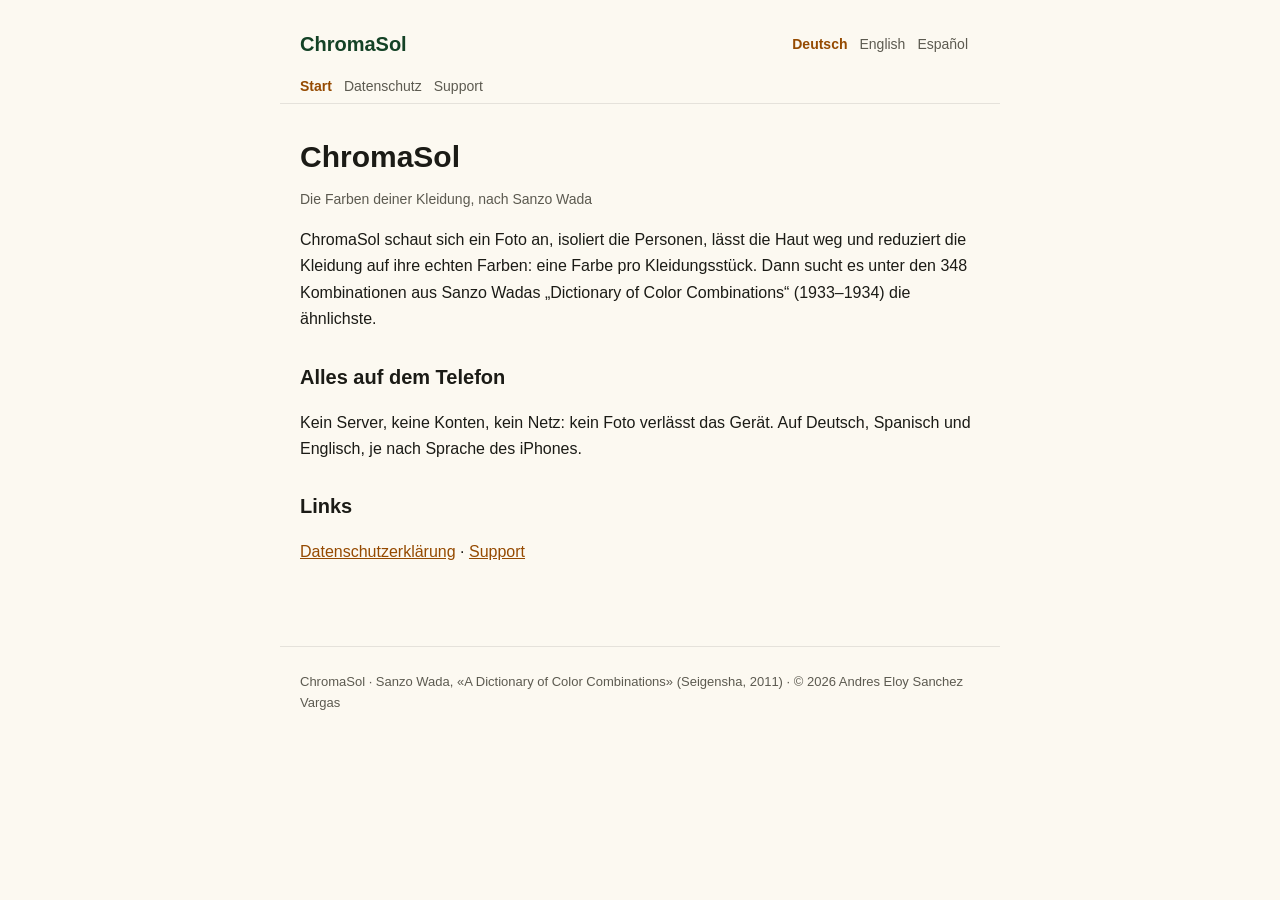
<file: index.html>
<!doctype html>
<html lang="de">
<head>
<meta charset="utf-8">
<meta name="viewport" content="width=device-width, initial-scale=1">
<title>ChromaSol — Die Farben deiner Kleidung, nach Sanzo Wada</title>
<meta name="description" content="Die Farben deiner Kleidung, nach Sanzo Wada">
<meta name="color-scheme" content="light dark">
<link rel="alternate" hreflang="de" href="index.html"><link rel="alternate" hreflang="en" href="index.en.html"><link rel="alternate" hreflang="es" href="index.es.html">
<link rel="stylesheet" href="style.css">
</head>
<body>
<a class="skip" href="#main">→</a>
<header class="site"><a class="brand" href="index.html">ChromaSol</a>
<nav class="langs" aria-label="Language"><a href="index.html" lang="de" hreflang="de" class="current" aria-current="true">Deutsch</a><a href="index.en.html" lang="en" hreflang="en">English</a><a href="index.es.html" lang="es" hreflang="es">Español</a></nav></header>
<nav class="tabs" aria-label="Pages"><a href="index.html" class="current" aria-current="page">Start</a><a href="privacy.html">Datenschutz</a><a href="support.html">Support</a></nav>
<main id="main">
<h1>ChromaSol</h1>
<p class="meta">Die Farben deiner Kleidung, nach Sanzo Wada</p>
<p>ChromaSol schaut sich ein Foto an, isoliert die Personen, lässt die Haut weg und reduziert die Kleidung auf ihre echten Farben: eine Farbe pro Kleidungsstück. Dann sucht es unter den 348 Kombinationen aus Sanzo Wadas „Dictionary of Color Combinations“ (1933–1934) die ähnlichste.</p>
<h2>Alles auf dem Telefon</h2>
<p>Kein Server, keine Konten, kein Netz: kein Foto verlässt das Gerät. Auf Deutsch, Spanisch und Englisch, je nach Sprache des iPhones.</p>
<h2>Links</h2>
<p><a href="privacy.html">Datenschutzerklärung</a> · <a href="support.html">Support</a></p>
</main>
<footer>ChromaSol · Sanzo Wada, «A Dictionary of Color Combinations» (Seigensha, 2011) · © 2026 Andres Eloy Sanchez Vargas</footer>
</body>
</html>
</file>
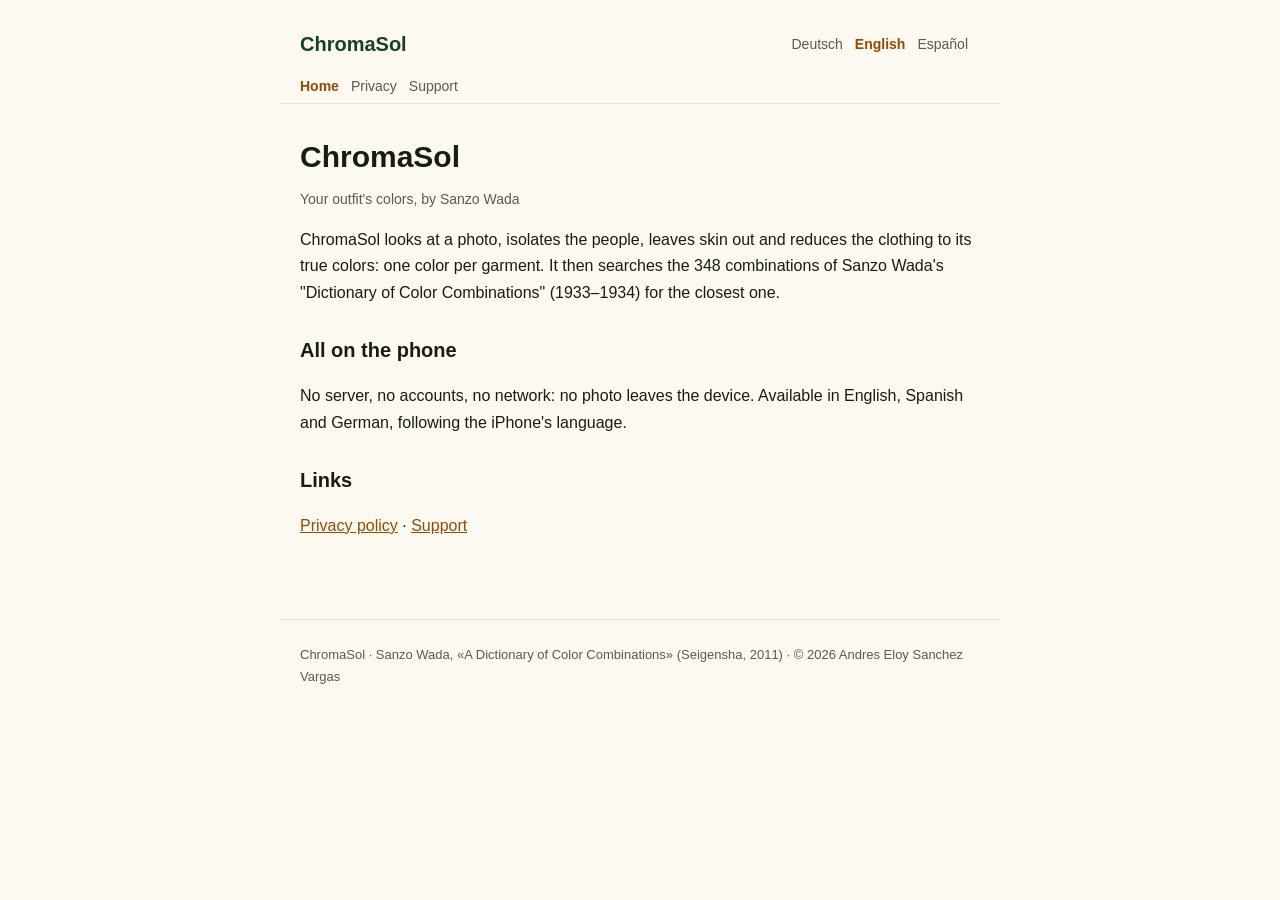
<file: index.en.html>
<!doctype html>
<html lang="en">
<head>
<meta charset="utf-8">
<meta name="viewport" content="width=device-width, initial-scale=1">
<title>ChromaSol — Your outfit's colors, by Sanzo Wada</title>
<meta name="description" content="Your outfit's colors, by Sanzo Wada">
<meta name="color-scheme" content="light dark">
<link rel="alternate" hreflang="de" href="index.html"><link rel="alternate" hreflang="en" href="index.en.html"><link rel="alternate" hreflang="es" href="index.es.html">
<link rel="stylesheet" href="style.css">
</head>
<body>
<a class="skip" href="#main">→</a>
<header class="site"><a class="brand" href="index.en.html">ChromaSol</a>
<nav class="langs" aria-label="Language"><a href="index.html" lang="de" hreflang="de">Deutsch</a><a href="index.en.html" lang="en" hreflang="en" class="current" aria-current="true">English</a><a href="index.es.html" lang="es" hreflang="es">Español</a></nav></header>
<nav class="tabs" aria-label="Pages"><a href="index.en.html" class="current" aria-current="page">Home</a><a href="privacy.en.html">Privacy</a><a href="support.en.html">Support</a></nav>
<main id="main">
<h1>ChromaSol</h1>
<p class="meta">Your outfit's colors, by Sanzo Wada</p>
<p>ChromaSol looks at a photo, isolates the people, leaves skin out and reduces the clothing to its true colors: one color per garment. It then searches the 348 combinations of Sanzo Wada's "Dictionary of Color Combinations" (1933–1934) for the closest one.</p>
<h2>All on the phone</h2>
<p>No server, no accounts, no network: no photo leaves the device. Available in English, Spanish and German, following the iPhone's language.</p>
<h2>Links</h2>
<p><a href="privacy.en.html">Privacy policy</a> · <a href="support.en.html">Support</a></p>
</main>
<footer>ChromaSol · Sanzo Wada, «A Dictionary of Color Combinations» (Seigensha, 2011) · © 2026 Andres Eloy Sanchez Vargas</footer>
</body>
</html>
</file>
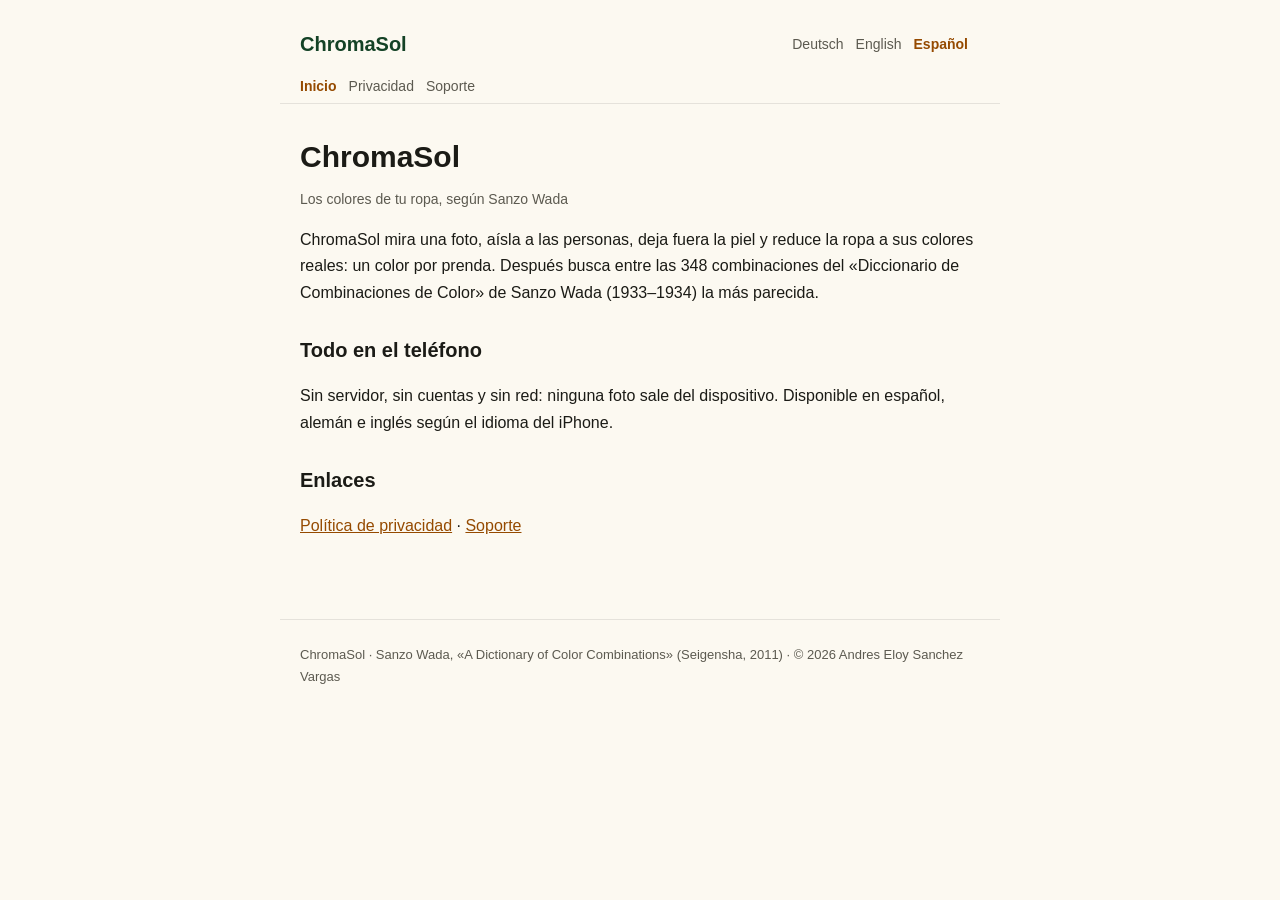
<file: index.es.html>
<!doctype html>
<html lang="es">
<head>
<meta charset="utf-8">
<meta name="viewport" content="width=device-width, initial-scale=1">
<title>ChromaSol — Los colores de tu ropa, según Sanzo Wada</title>
<meta name="description" content="Los colores de tu ropa, según Sanzo Wada">
<meta name="color-scheme" content="light dark">
<link rel="alternate" hreflang="de" href="index.html"><link rel="alternate" hreflang="en" href="index.en.html"><link rel="alternate" hreflang="es" href="index.es.html">
<link rel="stylesheet" href="style.css">
</head>
<body>
<a class="skip" href="#main">→</a>
<header class="site"><a class="brand" href="index.es.html">ChromaSol</a>
<nav class="langs" aria-label="Language"><a href="index.html" lang="de" hreflang="de">Deutsch</a><a href="index.en.html" lang="en" hreflang="en">English</a><a href="index.es.html" lang="es" hreflang="es" class="current" aria-current="true">Español</a></nav></header>
<nav class="tabs" aria-label="Pages"><a href="index.es.html" class="current" aria-current="page">Inicio</a><a href="privacy.es.html">Privacidad</a><a href="support.es.html">Soporte</a></nav>
<main id="main">
<h1>ChromaSol</h1>
<p class="meta">Los colores de tu ropa, según Sanzo Wada</p>
<p>ChromaSol mira una foto, aísla a las personas, deja fuera la piel y reduce la ropa a sus colores reales: un color por prenda. Después busca entre las 348 combinaciones del «Diccionario de Combinaciones de Color» de Sanzo Wada (1933–1934) la más parecida.</p>
<h2>Todo en el teléfono</h2>
<p>Sin servidor, sin cuentas y sin red: ninguna foto sale del dispositivo. Disponible en español, alemán e inglés según el idioma del iPhone.</p>
<h2>Enlaces</h2>
<p><a href="privacy.es.html">Política de privacidad</a> · <a href="support.es.html">Soporte</a></p>
</main>
<footer>ChromaSol · Sanzo Wada, «A Dictionary of Color Combinations» (Seigensha, 2011) · © 2026 Andres Eloy Sanchez Vargas</footer>
</body>
</html>
</file>
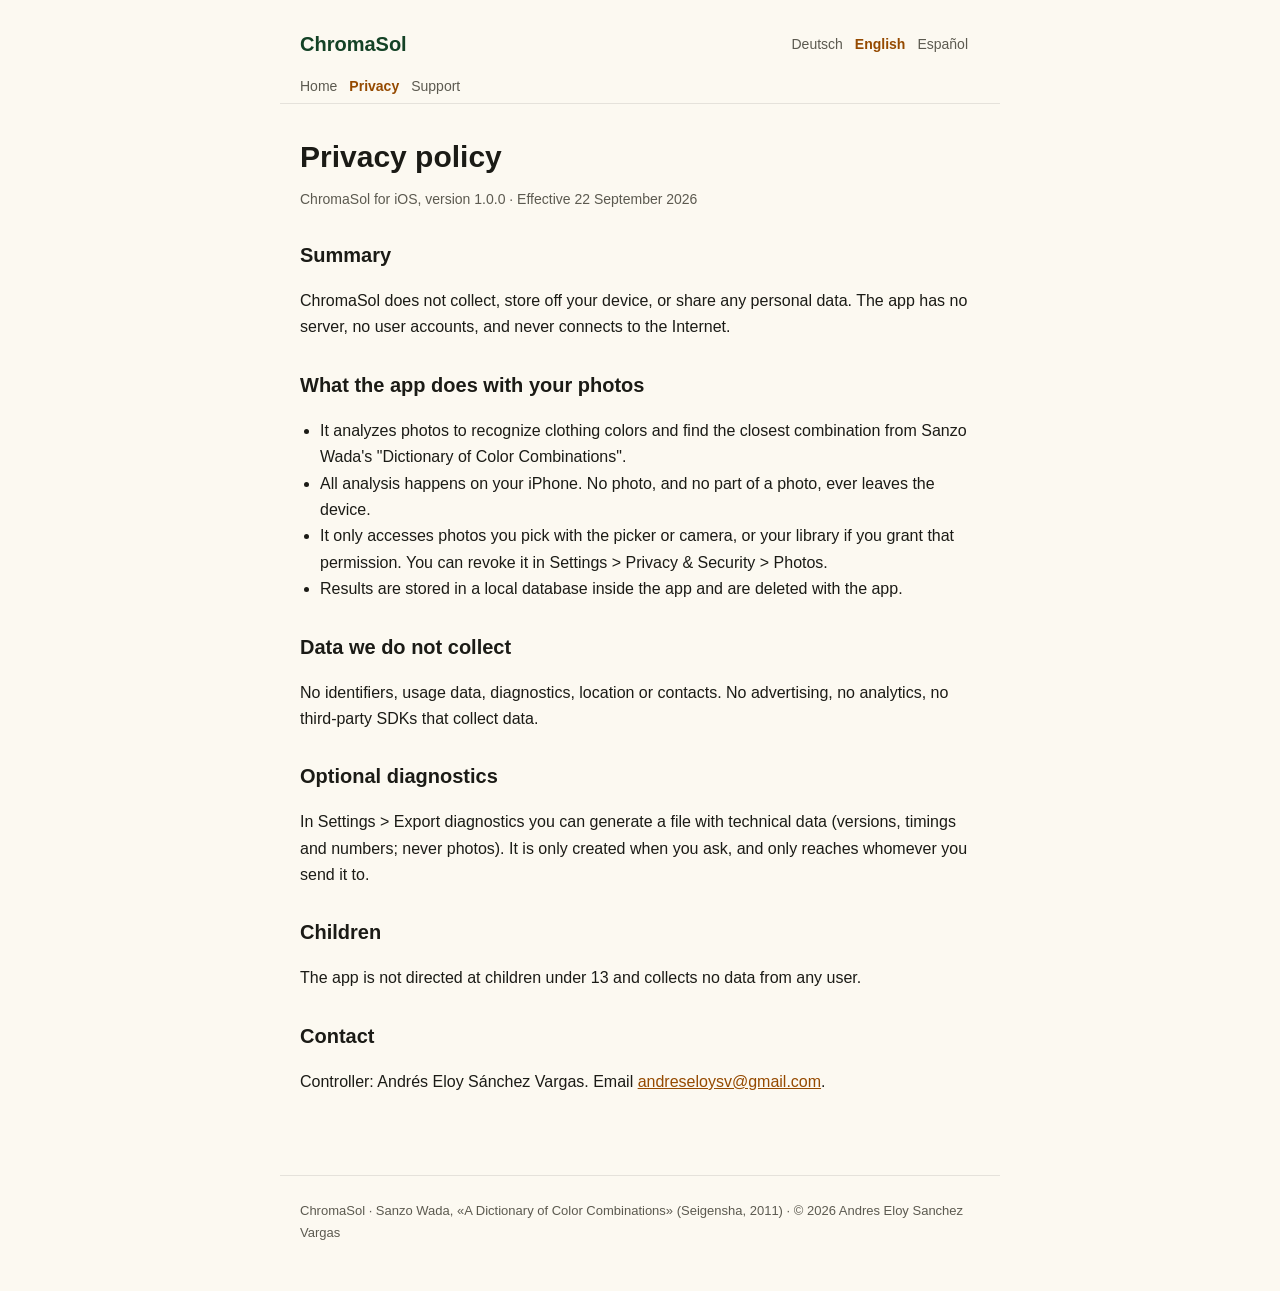
<file: privacy.en.html>
<!doctype html>
<html lang="en">
<head>
<meta charset="utf-8">
<meta name="viewport" content="width=device-width, initial-scale=1">
<title>Privacy policy — ChromaSol</title>
<meta name="description" content="ChromaSol collects no personal data. Photos are analyzed on the iPhone only.">
<meta name="color-scheme" content="light dark">
<link rel="alternate" hreflang="de" href="privacy.html"><link rel="alternate" hreflang="en" href="privacy.en.html"><link rel="alternate" hreflang="es" href="privacy.es.html">
<link rel="stylesheet" href="style.css">
</head>
<body>
<a class="skip" href="#main">→</a>
<header class="site">
  <a class="brand" href="index.en.html">ChromaSol</a>
  <nav class="langs" aria-label="Language"><a href="privacy.html" lang="de" hreflang="de">Deutsch</a><a href="privacy.en.html" lang="en" hreflang="en" class="current" aria-current="true">English</a><a href="privacy.es.html" lang="es" hreflang="es">Español</a></nav>
</header>
<nav class="tabs" aria-label="Pages"><a href="index.en.html">Home</a><a href="privacy.en.html" class="current" aria-current="page">Privacy</a><a href="support.en.html">Support</a></nav>
<main id="main">
<h1>Privacy policy</h1>
<p class="meta">ChromaSol for iOS, version 1.0.0 · Effective 22 September 2026</p>
<h2>Summary</h2>
<p>ChromaSol does not collect, store off your device, or share any personal data. The app has no server, no user accounts, and never connects to the Internet.</p>
<h2>What the app does with your photos</h2>
<ul>
<li>It analyzes photos to recognize clothing colors and find the closest combination from Sanzo Wada's "Dictionary of Color Combinations".</li>
<li>All analysis happens on your iPhone. No photo, and no part of a photo, ever leaves the device.</li>
<li>It only accesses photos you pick with the picker or camera, or your library if you grant that permission. You can revoke it in Settings &gt; Privacy &amp; Security &gt; Photos.</li>
<li>Results are stored in a local database inside the app and are deleted with the app.</li>
</ul>
<h2>Data we do not collect</h2>
<p>No identifiers, usage data, diagnostics, location or contacts. No advertising, no analytics, no third-party SDKs that collect data.</p>
<h2>Optional diagnostics</h2>
<p>In Settings &gt; Export diagnostics you can generate a file with technical data (versions, timings and numbers; never photos). It is only created when you ask, and only reaches whomever you send it to.</p>
<h2>Children</h2>
<p>The app is not directed at children under 13 and collects no data from any user.</p>
<h2>Contact</h2>
<p>Controller: Andrés Eloy Sánchez Vargas. Email <a href="mailto:andreseloysv@gmail.com">andreseloysv@gmail.com</a>.</p>
</main>
<footer>ChromaSol · Sanzo Wada, «A Dictionary of Color Combinations» (Seigensha, 2011) · © 2026 Andres Eloy Sanchez Vargas</footer>
</body>
</html>
</file>
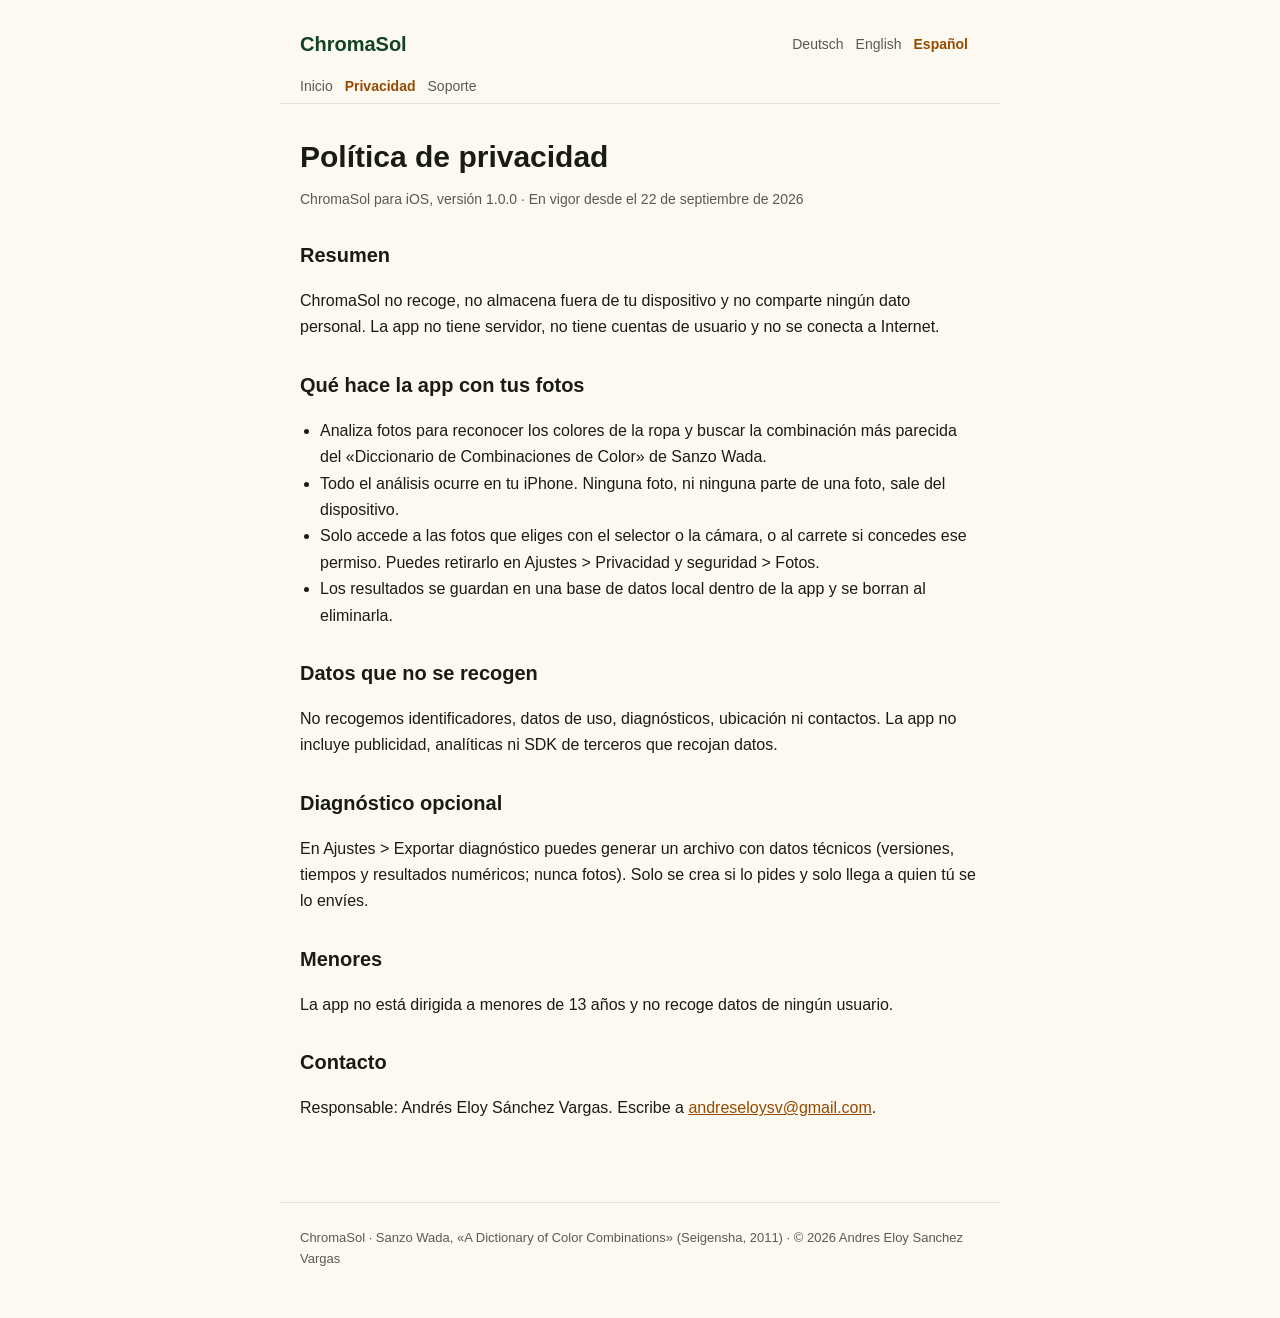
<file: privacy.es.html>
<!doctype html>
<html lang="es">
<head>
<meta charset="utf-8">
<meta name="viewport" content="width=device-width, initial-scale=1">
<title>Política de privacidad — ChromaSol</title>
<meta name="description" content="ChromaSol no recoge ningún dato personal. Las fotos se analizan solo en el iPhone.">
<meta name="color-scheme" content="light dark">
<link rel="alternate" hreflang="de" href="privacy.html"><link rel="alternate" hreflang="en" href="privacy.en.html"><link rel="alternate" hreflang="es" href="privacy.es.html">
<link rel="stylesheet" href="style.css">
</head>
<body>
<a class="skip" href="#main">→</a>
<header class="site">
  <a class="brand" href="index.es.html">ChromaSol</a>
  <nav class="langs" aria-label="Language"><a href="privacy.html" lang="de" hreflang="de">Deutsch</a><a href="privacy.en.html" lang="en" hreflang="en">English</a><a href="privacy.es.html" lang="es" hreflang="es" class="current" aria-current="true">Español</a></nav>
</header>
<nav class="tabs" aria-label="Pages"><a href="index.es.html">Inicio</a><a href="privacy.es.html" class="current" aria-current="page">Privacidad</a><a href="support.es.html">Soporte</a></nav>
<main id="main">
<h1>Política de privacidad</h1>
<p class="meta">ChromaSol para iOS, versión 1.0.0 · En vigor desde el 22 de septiembre de 2026</p>
<h2>Resumen</h2>
<p>ChromaSol no recoge, no almacena fuera de tu dispositivo y no comparte ningún dato personal. La app no tiene servidor, no tiene cuentas de usuario y no se conecta a Internet.</p>
<h2>Qué hace la app con tus fotos</h2>
<ul>
<li>Analiza fotos para reconocer los colores de la ropa y buscar la combinación más parecida del «Diccionario de Combinaciones de Color» de Sanzo Wada.</li>
<li>Todo el análisis ocurre en tu iPhone. Ninguna foto, ni ninguna parte de una foto, sale del dispositivo.</li>
<li>Solo accede a las fotos que eliges con el selector o la cámara, o al carrete si concedes ese permiso. Puedes retirarlo en Ajustes &gt; Privacidad y seguridad &gt; Fotos.</li>
<li>Los resultados se guardan en una base de datos local dentro de la app y se borran al eliminarla.</li>
</ul>
<h2>Datos que no se recogen</h2>
<p>No recogemos identificadores, datos de uso, diagnósticos, ubicación ni contactos. La app no incluye publicidad, analíticas ni SDK de terceros que recojan datos.</p>
<h2>Diagnóstico opcional</h2>
<p>En Ajustes &gt; Exportar diagnóstico puedes generar un archivo con datos técnicos (versiones, tiempos y resultados numéricos; nunca fotos). Solo se crea si lo pides y solo llega a quien tú se lo envíes.</p>
<h2>Menores</h2>
<p>La app no está dirigida a menores de 13 años y no recoge datos de ningún usuario.</p>
<h2>Contacto</h2>
<p>Responsable: Andrés Eloy Sánchez Vargas. Escribe a <a href="mailto:andreseloysv@gmail.com">andreseloysv@gmail.com</a>.</p>
</main>
<footer>ChromaSol · Sanzo Wada, «A Dictionary of Color Combinations» (Seigensha, 2011) · © 2026 Andres Eloy Sanchez Vargas</footer>
</body>
</html>
</file>
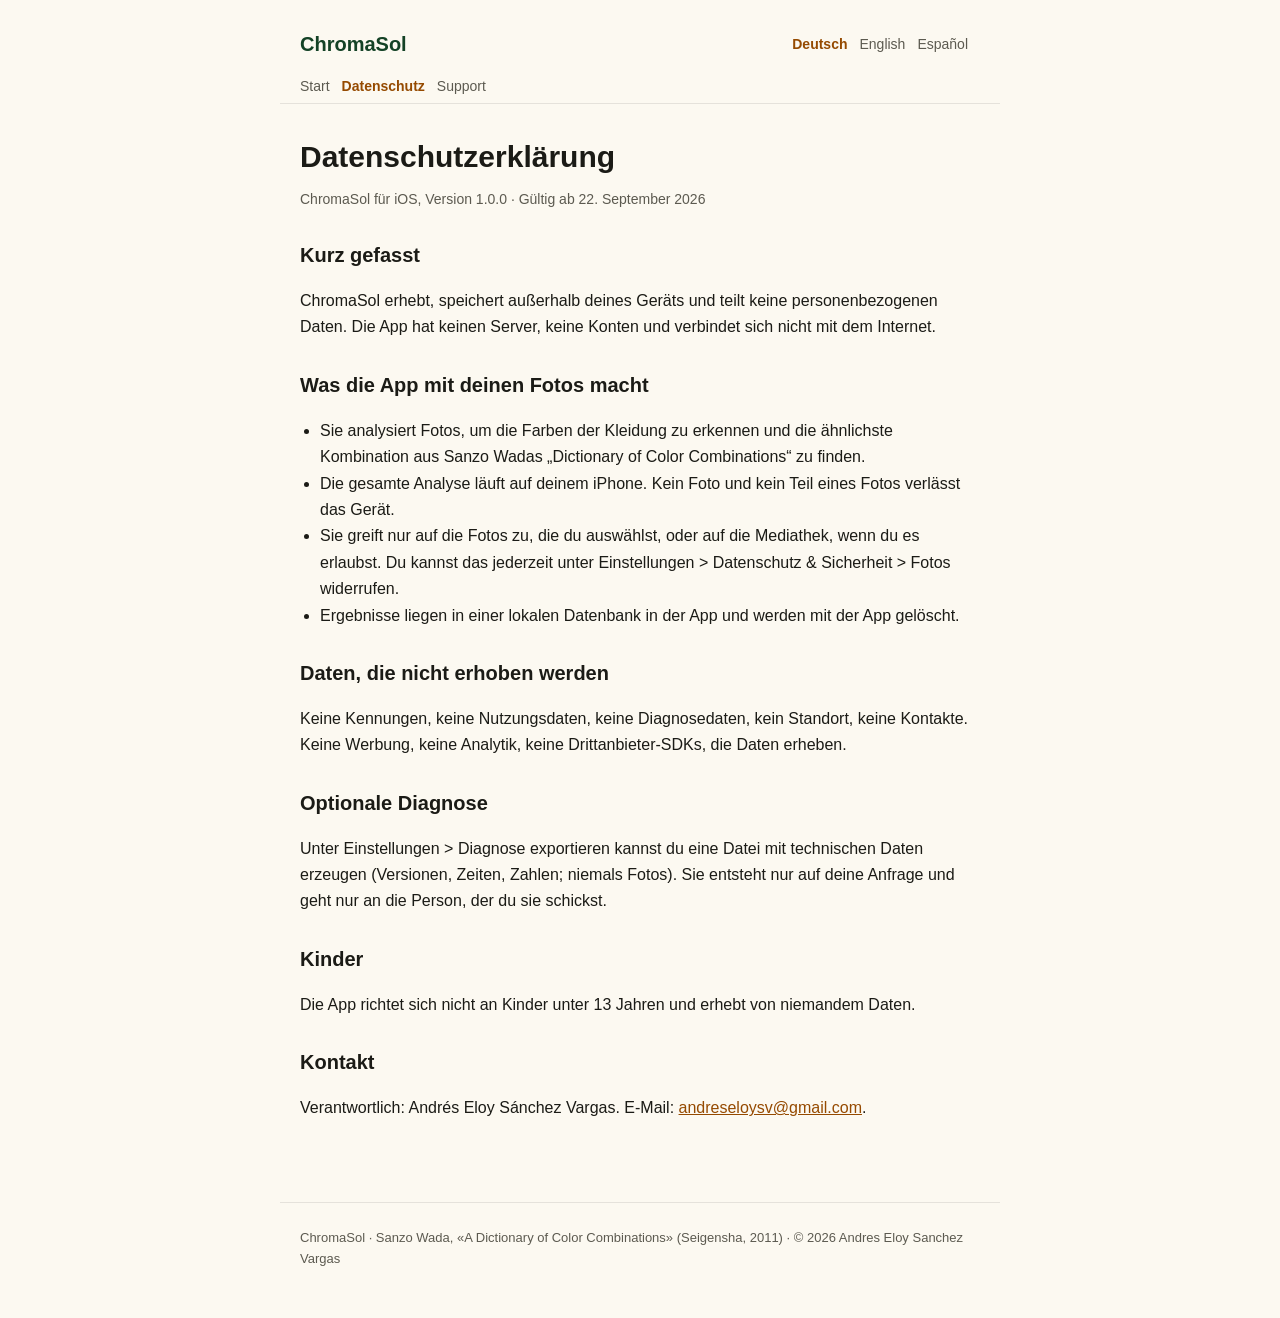
<file: privacy.html>
<!doctype html>
<html lang="de">
<head>
<meta charset="utf-8">
<meta name="viewport" content="width=device-width, initial-scale=1">
<title>Datenschutzerklärung — ChromaSol</title>
<meta name="description" content="ChromaSol erhebt keine personenbezogenen Daten. Fotos werden nur auf dem iPhone verarbeitet.">
<meta name="color-scheme" content="light dark">
<link rel="alternate" hreflang="de" href="privacy.html"><link rel="alternate" hreflang="en" href="privacy.en.html"><link rel="alternate" hreflang="es" href="privacy.es.html">
<link rel="stylesheet" href="style.css">
</head>
<body>
<a class="skip" href="#main">→</a>
<header class="site">
  <a class="brand" href="index.html">ChromaSol</a>
  <nav class="langs" aria-label="Language"><a href="privacy.html" lang="de" hreflang="de" class="current" aria-current="true">Deutsch</a><a href="privacy.en.html" lang="en" hreflang="en">English</a><a href="privacy.es.html" lang="es" hreflang="es">Español</a></nav>
</header>
<nav class="tabs" aria-label="Pages"><a href="index.html">Start</a><a href="privacy.html" class="current" aria-current="page">Datenschutz</a><a href="support.html">Support</a></nav>
<main id="main">
<h1>Datenschutzerklärung</h1>
<p class="meta">ChromaSol für iOS, Version 1.0.0 · Gültig ab 22. September 2026</p>
<h2>Kurz gefasst</h2>
<p>ChromaSol erhebt, speichert außerhalb deines Geräts und teilt keine personenbezogenen Daten. Die App hat keinen Server, keine Konten und verbindet sich nicht mit dem Internet.</p>
<h2>Was die App mit deinen Fotos macht</h2>
<ul>
<li>Sie analysiert Fotos, um die Farben der Kleidung zu erkennen und die ähnlichste Kombination aus Sanzo Wadas „Dictionary of Color Combinations“ zu finden.</li>
<li>Die gesamte Analyse läuft auf deinem iPhone. Kein Foto und kein Teil eines Fotos verlässt das Gerät.</li>
<li>Sie greift nur auf die Fotos zu, die du auswählst, oder auf die Mediathek, wenn du es erlaubst. Du kannst das jederzeit unter Einstellungen &gt; Datenschutz &amp; Sicherheit &gt; Fotos widerrufen.</li>
<li>Ergebnisse liegen in einer lokalen Datenbank in der App und werden mit der App gelöscht.</li>
</ul>
<h2>Daten, die nicht erhoben werden</h2>
<p>Keine Kennungen, keine Nutzungsdaten, keine Diagnosedaten, kein Standort, keine Kontakte. Keine Werbung, keine Analytik, keine Drittanbieter-SDKs, die Daten erheben.</p>
<h2>Optionale Diagnose</h2>
<p>Unter Einstellungen &gt; Diagnose exportieren kannst du eine Datei mit technischen Daten erzeugen (Versionen, Zeiten, Zahlen; niemals Fotos). Sie entsteht nur auf deine Anfrage und geht nur an die Person, der du sie schickst.</p>
<h2>Kinder</h2>
<p>Die App richtet sich nicht an Kinder unter 13 Jahren und erhebt von niemandem Daten.</p>
<h2>Kontakt</h2>
<p>Verantwortlich: Andrés Eloy Sánchez Vargas. E-Mail: <a href="mailto:andreseloysv@gmail.com">andreseloysv@gmail.com</a>.</p>
</main>
<footer>ChromaSol · Sanzo Wada, «A Dictionary of Color Combinations» (Seigensha, 2011) · © 2026 Andres Eloy Sanchez Vargas</footer>
</body>
</html>
</file>
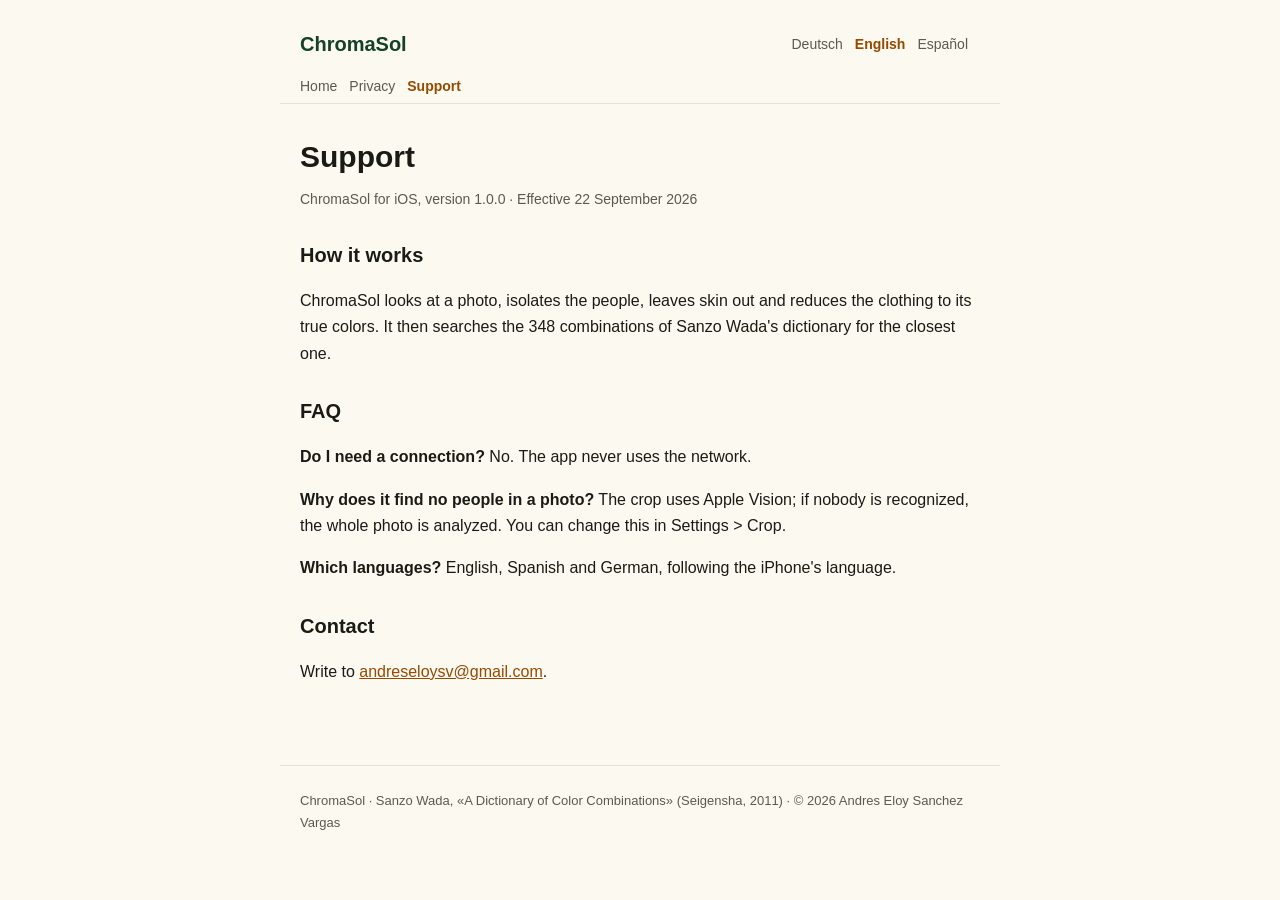
<file: support.en.html>
<!doctype html>
<html lang="en">
<head>
<meta charset="utf-8">
<meta name="viewport" content="width=device-width, initial-scale=1">
<title>Support — ChromaSol</title>
<meta name="description" content="Help and contact for ChromaSol.">
<meta name="color-scheme" content="light dark">
<link rel="alternate" hreflang="de" href="support.html"><link rel="alternate" hreflang="en" href="support.en.html"><link rel="alternate" hreflang="es" href="support.es.html">
<link rel="stylesheet" href="style.css">
</head>
<body>
<a class="skip" href="#main">→</a>
<header class="site">
  <a class="brand" href="index.en.html">ChromaSol</a>
  <nav class="langs" aria-label="Language"><a href="support.html" lang="de" hreflang="de">Deutsch</a><a href="support.en.html" lang="en" hreflang="en" class="current" aria-current="true">English</a><a href="support.es.html" lang="es" hreflang="es">Español</a></nav>
</header>
<nav class="tabs" aria-label="Pages"><a href="index.en.html">Home</a><a href="privacy.en.html">Privacy</a><a href="support.en.html" class="current" aria-current="page">Support</a></nav>
<main id="main">
<h1>Support</h1>
<p class="meta">ChromaSol for iOS, version 1.0.0 · Effective 22 September 2026</p>
<h2>How it works</h2>
<p>ChromaSol looks at a photo, isolates the people, leaves skin out and reduces the clothing to its true colors. It then searches the 348 combinations of Sanzo Wada's dictionary for the closest one.</p>
<h2>FAQ</h2>
<p><strong>Do I need a connection?</strong> No. The app never uses the network.</p>
<p><strong>Why does it find no people in a photo?</strong> The crop uses Apple Vision; if nobody is recognized, the whole photo is analyzed. You can change this in Settings &gt; Crop.</p>
<p><strong>Which languages?</strong> English, Spanish and German, following the iPhone's language.</p>
<h2>Contact</h2>
<p>Write to <a href="mailto:andreseloysv@gmail.com">andreseloysv@gmail.com</a>.</p>
</main>
<footer>ChromaSol · Sanzo Wada, «A Dictionary of Color Combinations» (Seigensha, 2011) · © 2026 Andres Eloy Sanchez Vargas</footer>
</body>
</html>
</file>
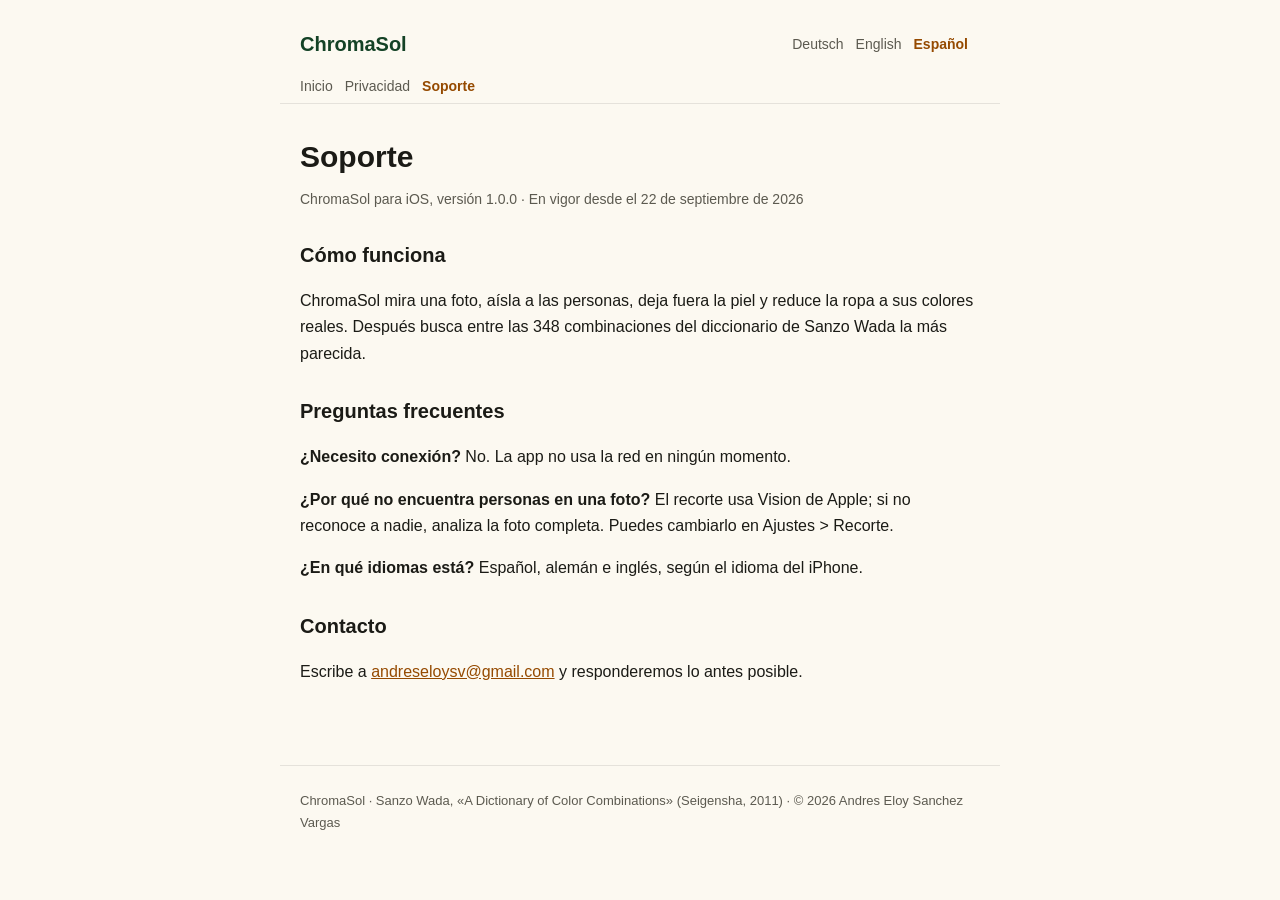
<file: support.es.html>
<!doctype html>
<html lang="es">
<head>
<meta charset="utf-8">
<meta name="viewport" content="width=device-width, initial-scale=1">
<title>Soporte — ChromaSol</title>
<meta name="description" content="Ayuda y contacto de ChromaSol.">
<meta name="color-scheme" content="light dark">
<link rel="alternate" hreflang="de" href="support.html"><link rel="alternate" hreflang="en" href="support.en.html"><link rel="alternate" hreflang="es" href="support.es.html">
<link rel="stylesheet" href="style.css">
</head>
<body>
<a class="skip" href="#main">→</a>
<header class="site">
  <a class="brand" href="index.es.html">ChromaSol</a>
  <nav class="langs" aria-label="Language"><a href="support.html" lang="de" hreflang="de">Deutsch</a><a href="support.en.html" lang="en" hreflang="en">English</a><a href="support.es.html" lang="es" hreflang="es" class="current" aria-current="true">Español</a></nav>
</header>
<nav class="tabs" aria-label="Pages"><a href="index.es.html">Inicio</a><a href="privacy.es.html">Privacidad</a><a href="support.es.html" class="current" aria-current="page">Soporte</a></nav>
<main id="main">
<h1>Soporte</h1>
<p class="meta">ChromaSol para iOS, versión 1.0.0 · En vigor desde el 22 de septiembre de 2026</p>
<h2>Cómo funciona</h2>
<p>ChromaSol mira una foto, aísla a las personas, deja fuera la piel y reduce la ropa a sus colores reales. Después busca entre las 348 combinaciones del diccionario de Sanzo Wada la más parecida.</p>
<h2>Preguntas frecuentes</h2>
<p><strong>¿Necesito conexión?</strong> No. La app no usa la red en ningún momento.</p>
<p><strong>¿Por qué no encuentra personas en una foto?</strong> El recorte usa Vision de Apple; si no reconoce a nadie, analiza la foto completa. Puedes cambiarlo en Ajustes &gt; Recorte.</p>
<p><strong>¿En qué idiomas está?</strong> Español, alemán e inglés, según el idioma del iPhone.</p>
<h2>Contacto</h2>
<p>Escribe a <a href="mailto:andreseloysv@gmail.com">andreseloysv@gmail.com</a> y responderemos lo antes posible.</p>
</main>
<footer>ChromaSol · Sanzo Wada, «A Dictionary of Color Combinations» (Seigensha, 2011) · © 2026 Andres Eloy Sanchez Vargas</footer>
</body>
</html>
</file>
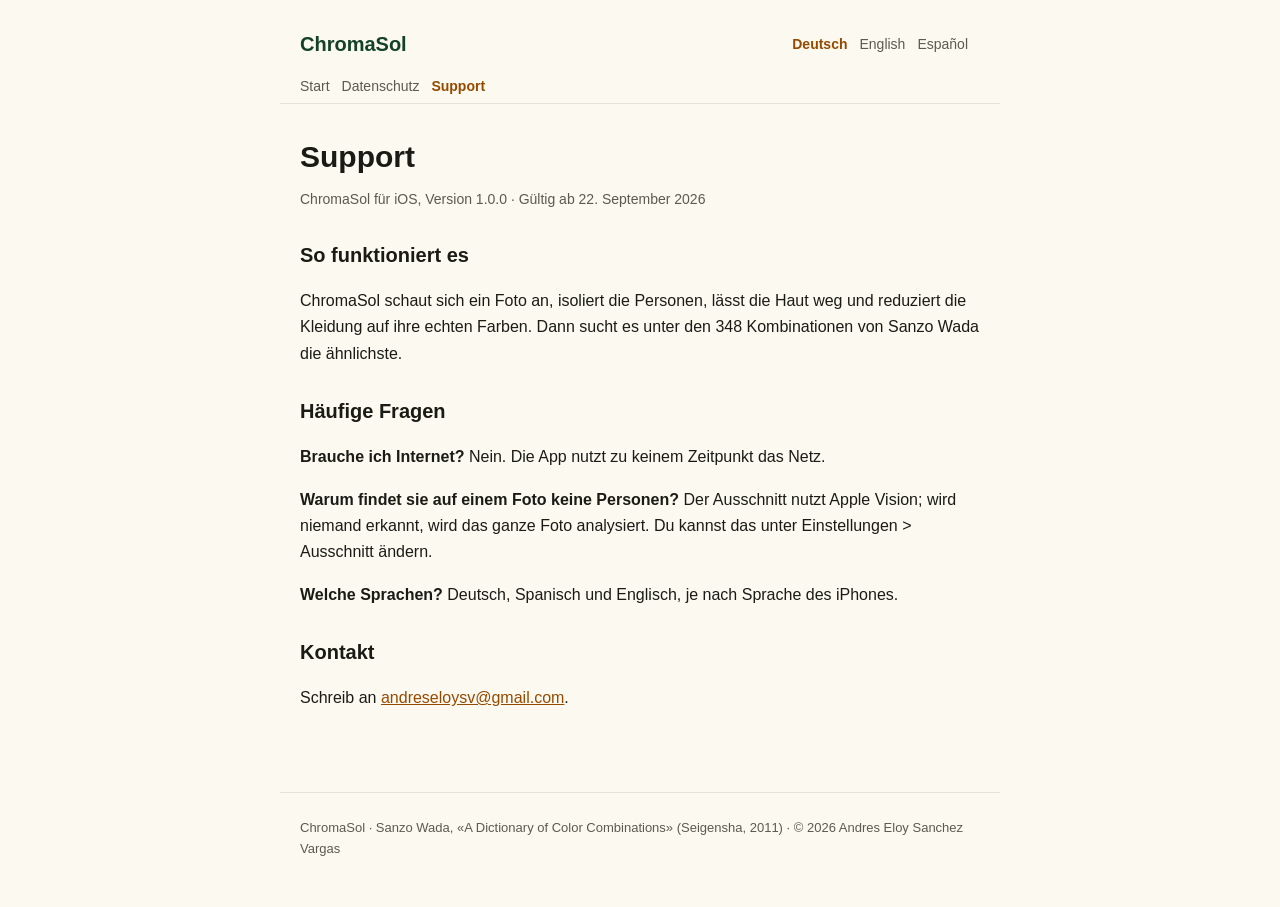
<file: support.html>
<!doctype html>
<html lang="de">
<head>
<meta charset="utf-8">
<meta name="viewport" content="width=device-width, initial-scale=1">
<title>Support — ChromaSol</title>
<meta name="description" content="Hilfe und Kontakt für ChromaSol.">
<meta name="color-scheme" content="light dark">
<link rel="alternate" hreflang="de" href="support.html"><link rel="alternate" hreflang="en" href="support.en.html"><link rel="alternate" hreflang="es" href="support.es.html">
<link rel="stylesheet" href="style.css">
</head>
<body>
<a class="skip" href="#main">→</a>
<header class="site">
  <a class="brand" href="index.html">ChromaSol</a>
  <nav class="langs" aria-label="Language"><a href="support.html" lang="de" hreflang="de" class="current" aria-current="true">Deutsch</a><a href="support.en.html" lang="en" hreflang="en">English</a><a href="support.es.html" lang="es" hreflang="es">Español</a></nav>
</header>
<nav class="tabs" aria-label="Pages"><a href="index.html">Start</a><a href="privacy.html">Datenschutz</a><a href="support.html" class="current" aria-current="page">Support</a></nav>
<main id="main">
<h1>Support</h1>
<p class="meta">ChromaSol für iOS, Version 1.0.0 · Gültig ab 22. September 2026</p>
<h2>So funktioniert es</h2>
<p>ChromaSol schaut sich ein Foto an, isoliert die Personen, lässt die Haut weg und reduziert die Kleidung auf ihre echten Farben. Dann sucht es unter den 348 Kombinationen von Sanzo Wada die ähnlichste.</p>
<h2>Häufige Fragen</h2>
<p><strong>Brauche ich Internet?</strong> Nein. Die App nutzt zu keinem Zeitpunkt das Netz.</p>
<p><strong>Warum findet sie auf einem Foto keine Personen?</strong> Der Ausschnitt nutzt Apple Vision; wird niemand erkannt, wird das ganze Foto analysiert. Du kannst das unter Einstellungen &gt; Ausschnitt ändern.</p>
<p><strong>Welche Sprachen?</strong> Deutsch, Spanisch und Englisch, je nach Sprache des iPhones.</p>
<h2>Kontakt</h2>
<p>Schreib an <a href="mailto:andreseloysv@gmail.com">andreseloysv@gmail.com</a>.</p>
</main>
<footer>ChromaSol · Sanzo Wada, «A Dictionary of Color Combinations» (Seigensha, 2011) · © 2026 Andres Eloy Sanchez Vargas</footer>
</body>
</html>
</file>
<file: style.css>
:root{--bg:#FCF9F1;--fg:#1B1B16;--muted:#5C5A50;--accent:#144226;--amber:#954A00;--line:#E5E2DB}
@media (prefers-color-scheme:dark){:root{--bg:#15130E;--fg:#F2EFE6;--muted:#B8B4A6;--accent:#A1D2AC;--amber:#F2B063;--line:#37322A}}
*{box-sizing:border-box}body{margin:0;background:var(--bg);color:var(--fg);font:16px/1.65 -apple-system,BlinkMacSystemFont,"Segoe UI",Roboto,sans-serif}
.skip{position:absolute;left:-9999px}.skip:focus{left:8px;top:8px;background:var(--accent);color:var(--bg);padding:8px 12px;border-radius:8px}
header.site,nav.tabs,main{max-width:720px;margin:0 auto;padding:0 20px}
header.site{display:flex;align-items:center;justify-content:space-between;gap:16px;padding-top:28px}
.brand{font-weight:700;font-size:20px;color:var(--accent);text-decoration:none}
.langs a,nav.tabs a{color:var(--muted);text-decoration:none;margin-right:12px;font-size:14px}
.langs a.current,nav.tabs a.current{color:var(--amber);font-weight:600}
nav.tabs{padding-top:12px;padding-bottom:4px;border-bottom:1px solid var(--line)}
main{padding-bottom:64px}h1{font-size:30px;margin:28px 0 6px}h2{font-size:20px;margin:28px 0 6px}
.meta{color:var(--muted);font-size:14px;margin-top:0}ul{padding-left:20px}a{color:var(--amber)}
footer{max-width:720px;margin:0 auto;padding:24px 20px 48px;color:var(--muted);font-size:13px;border-top:1px solid var(--line)}
</file>
